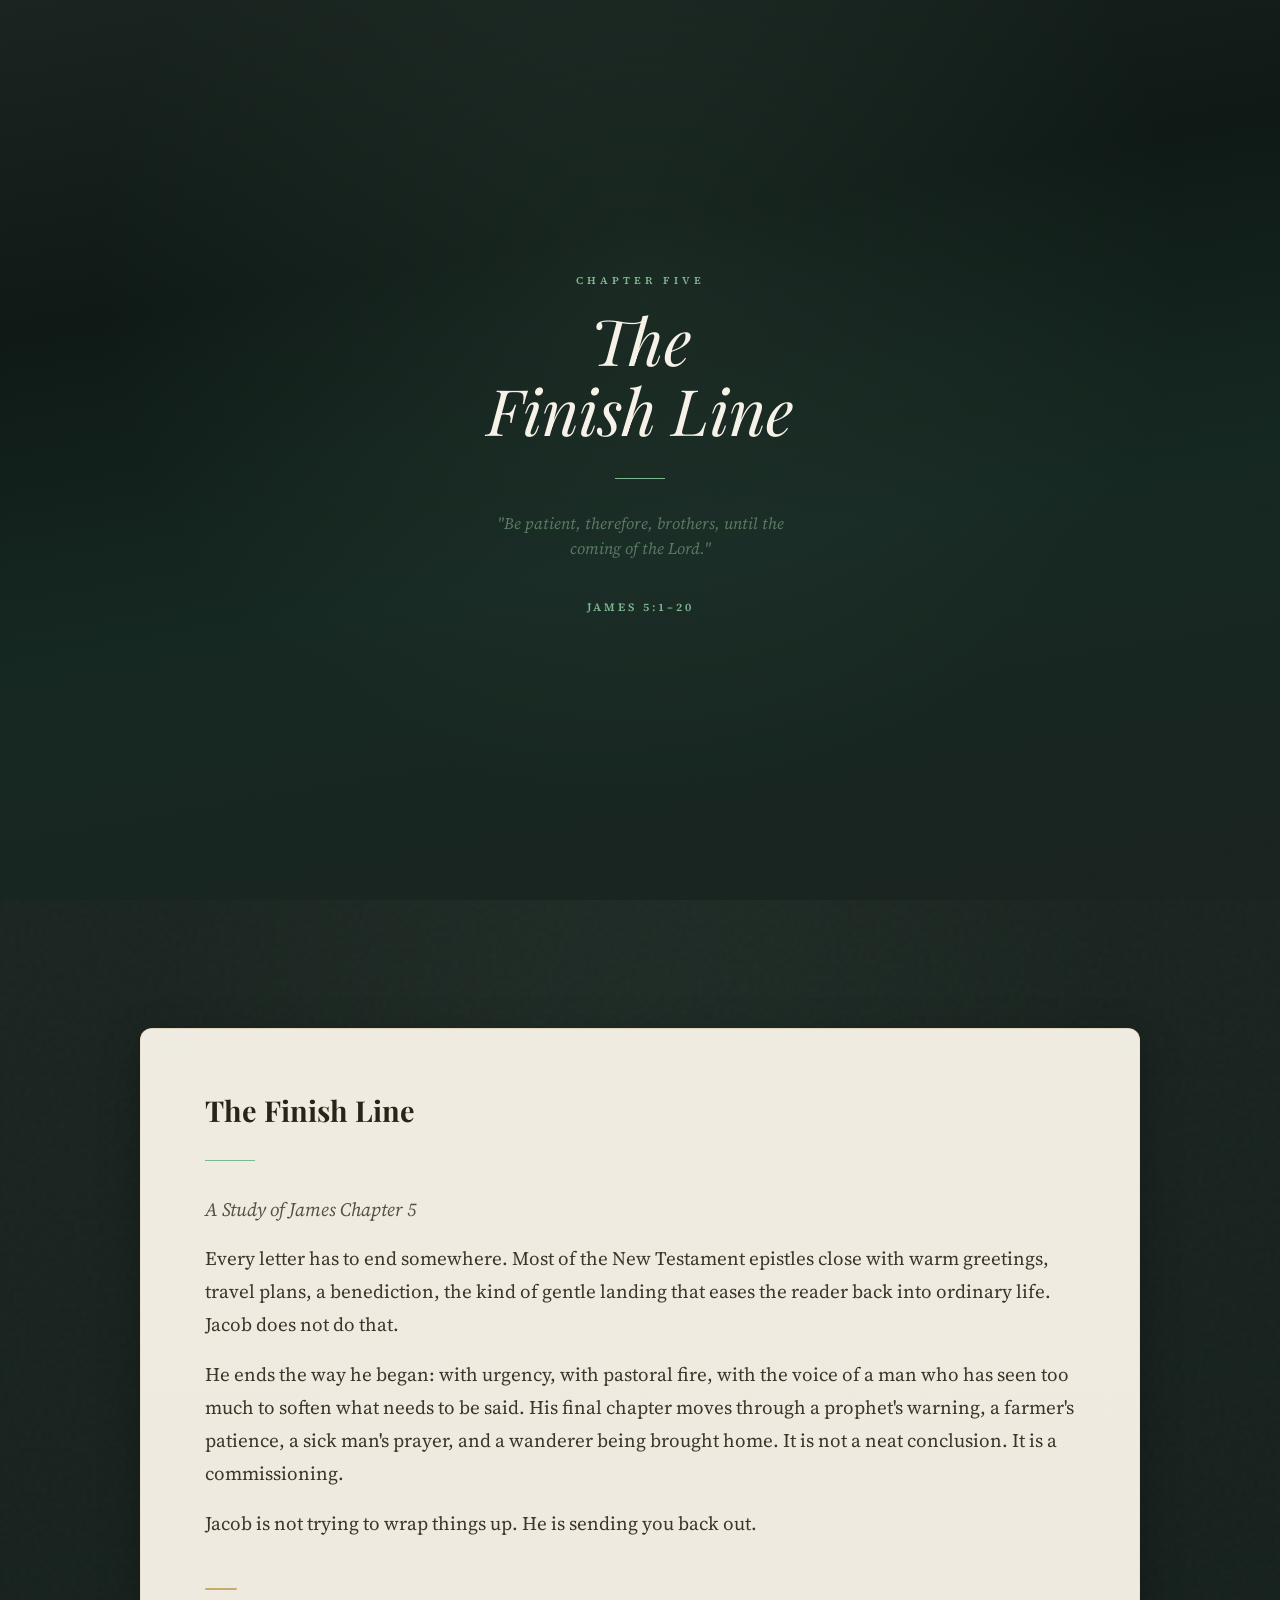
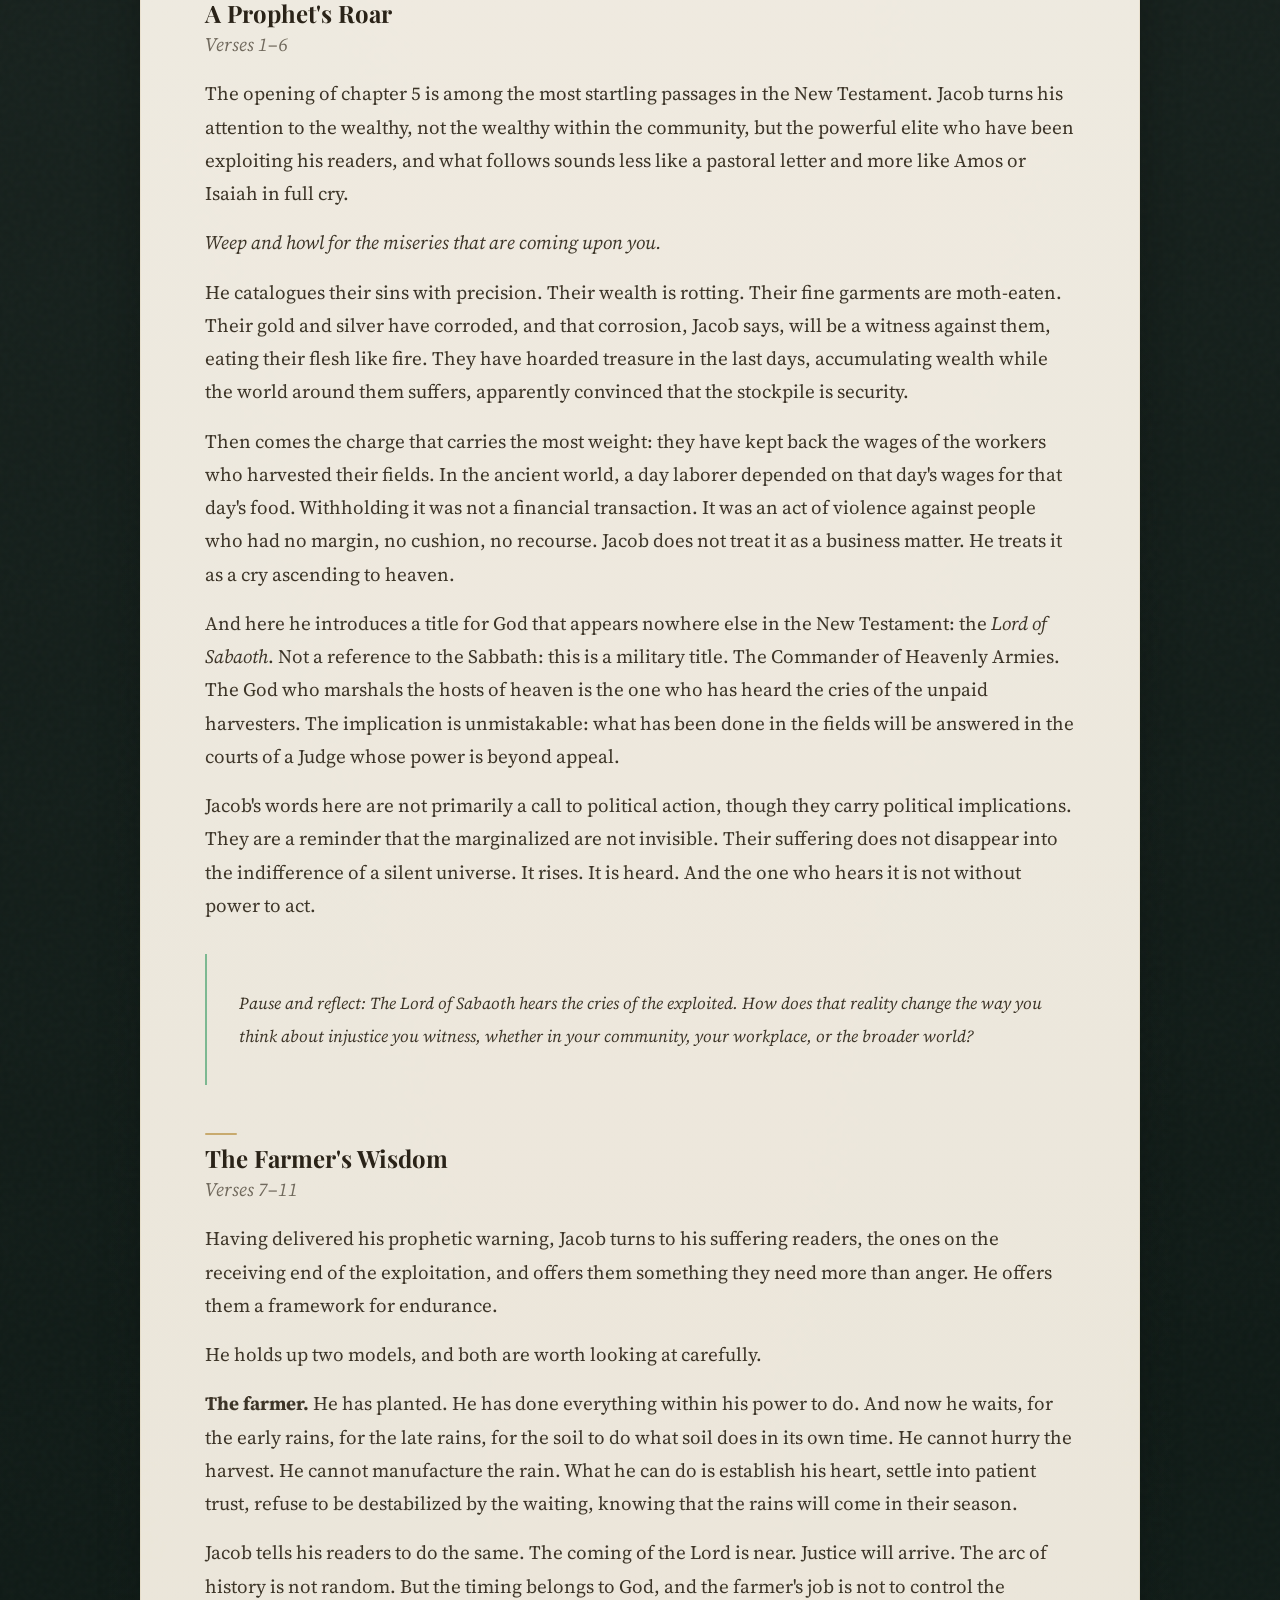
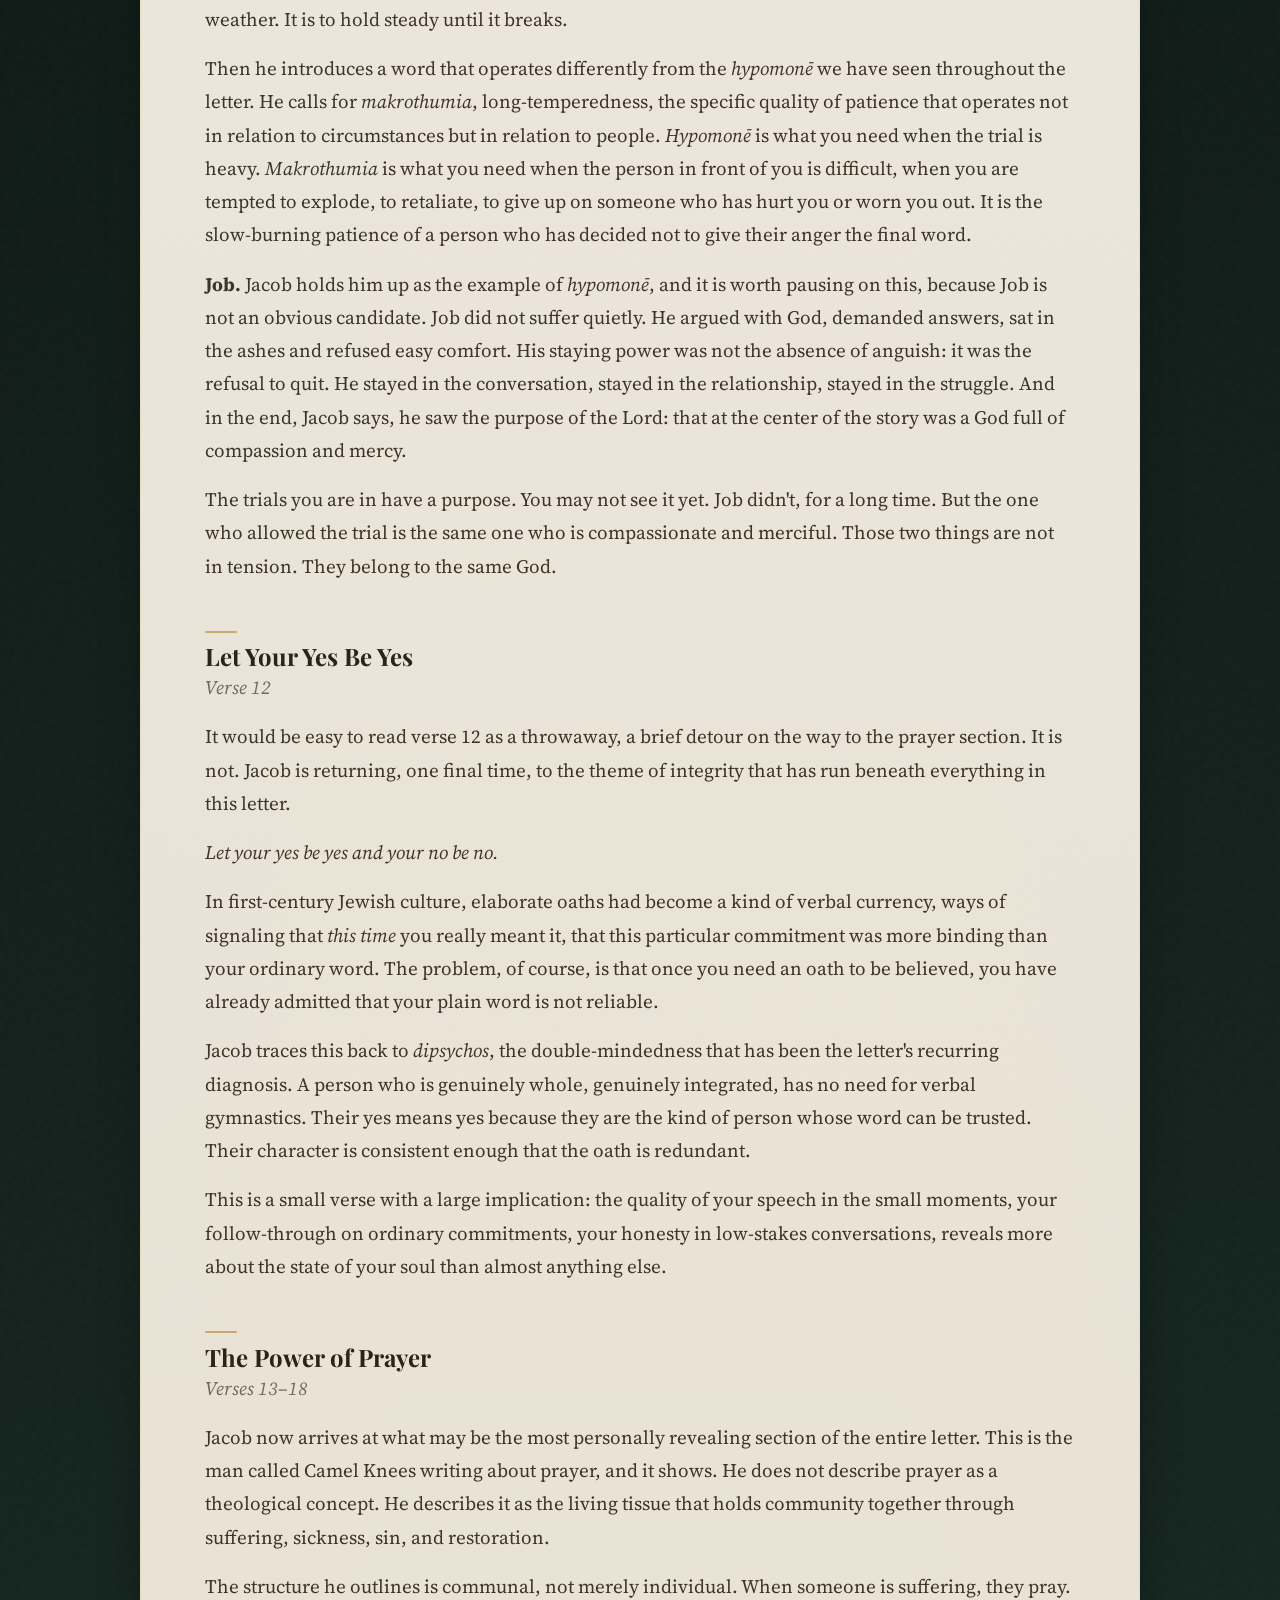
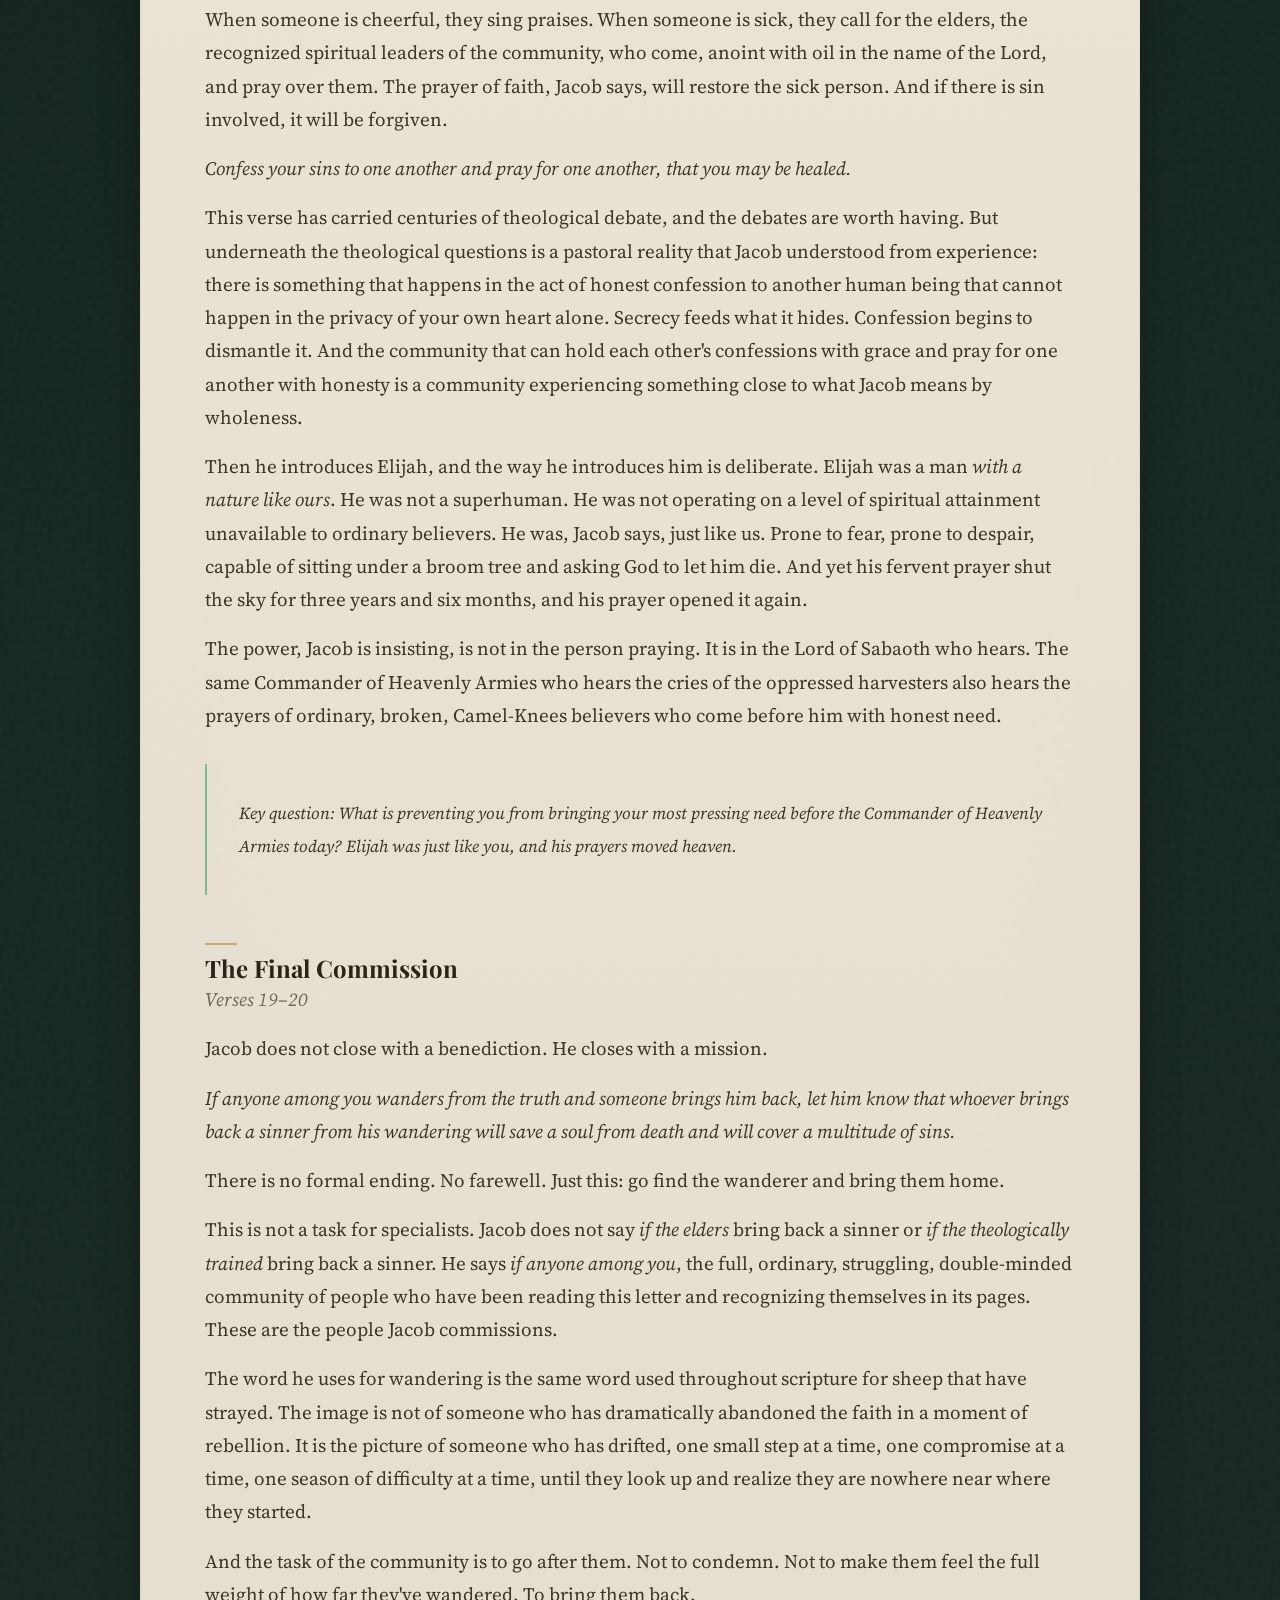
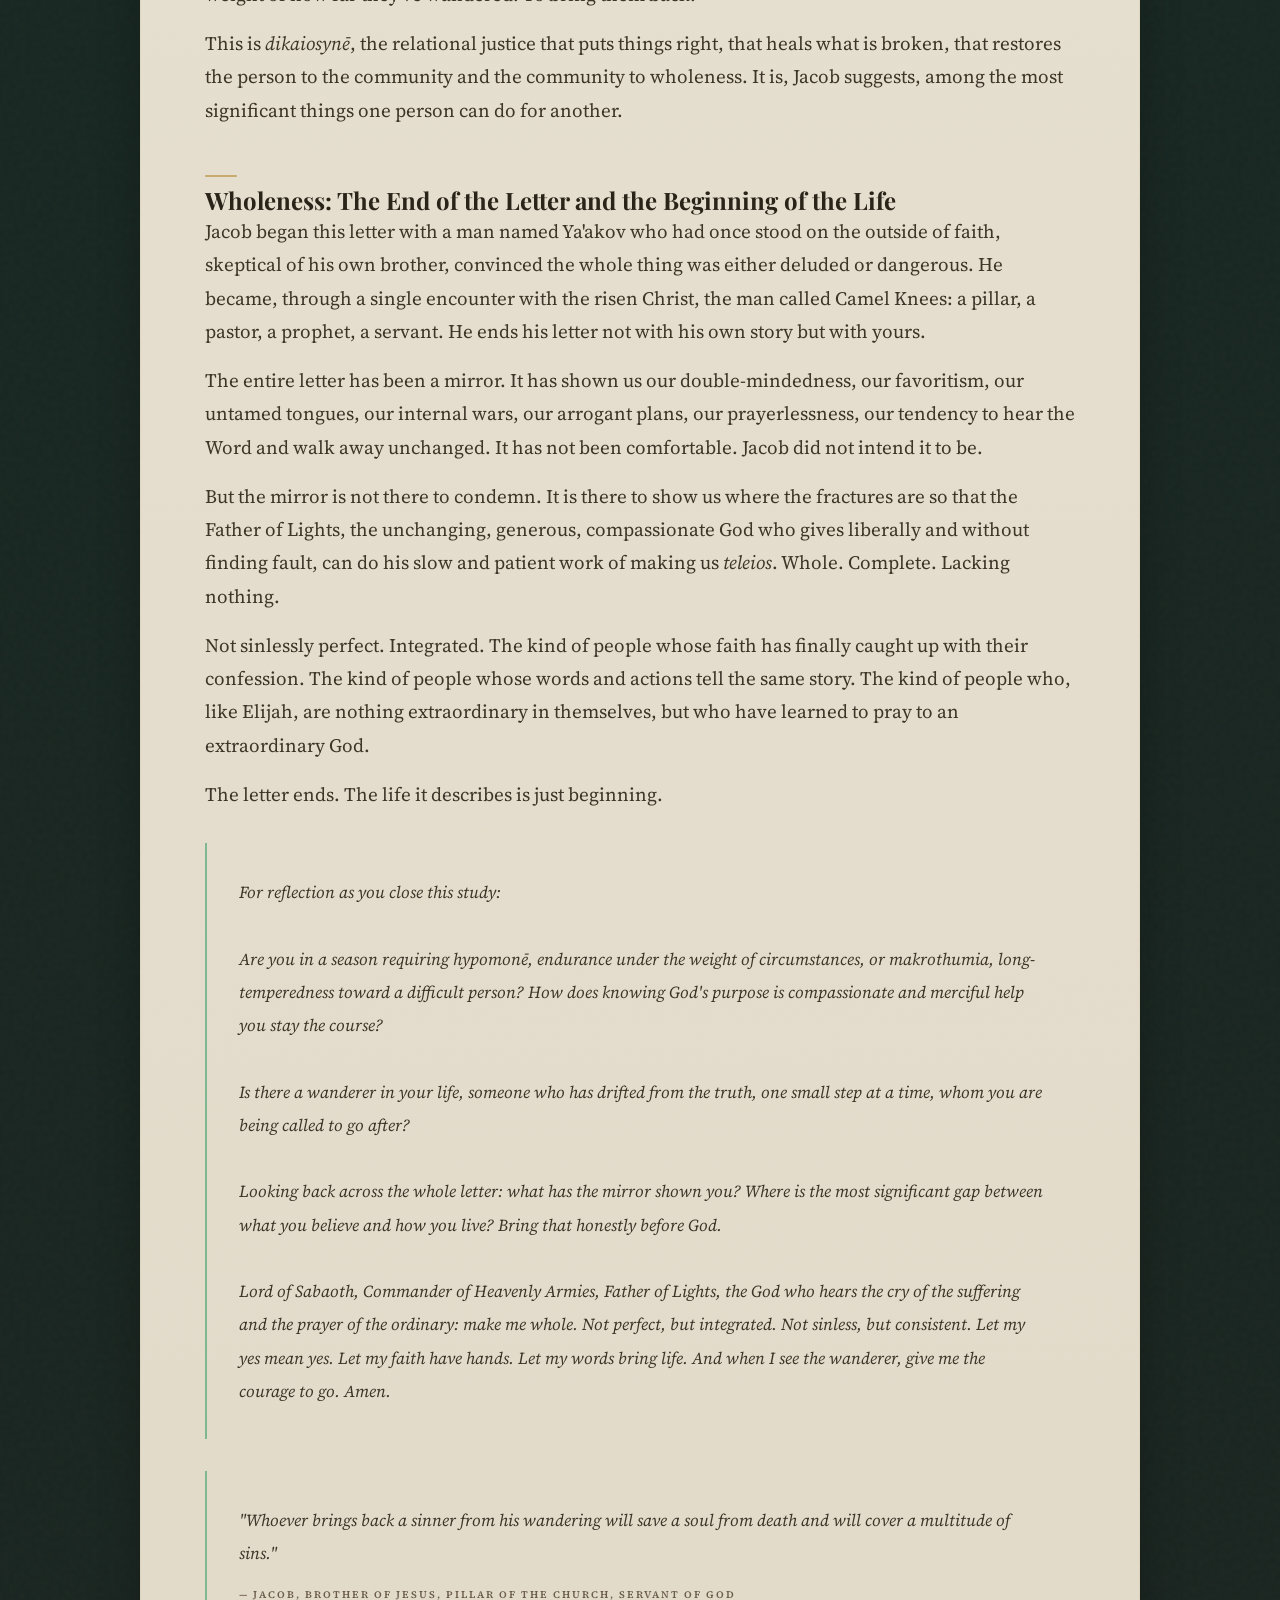
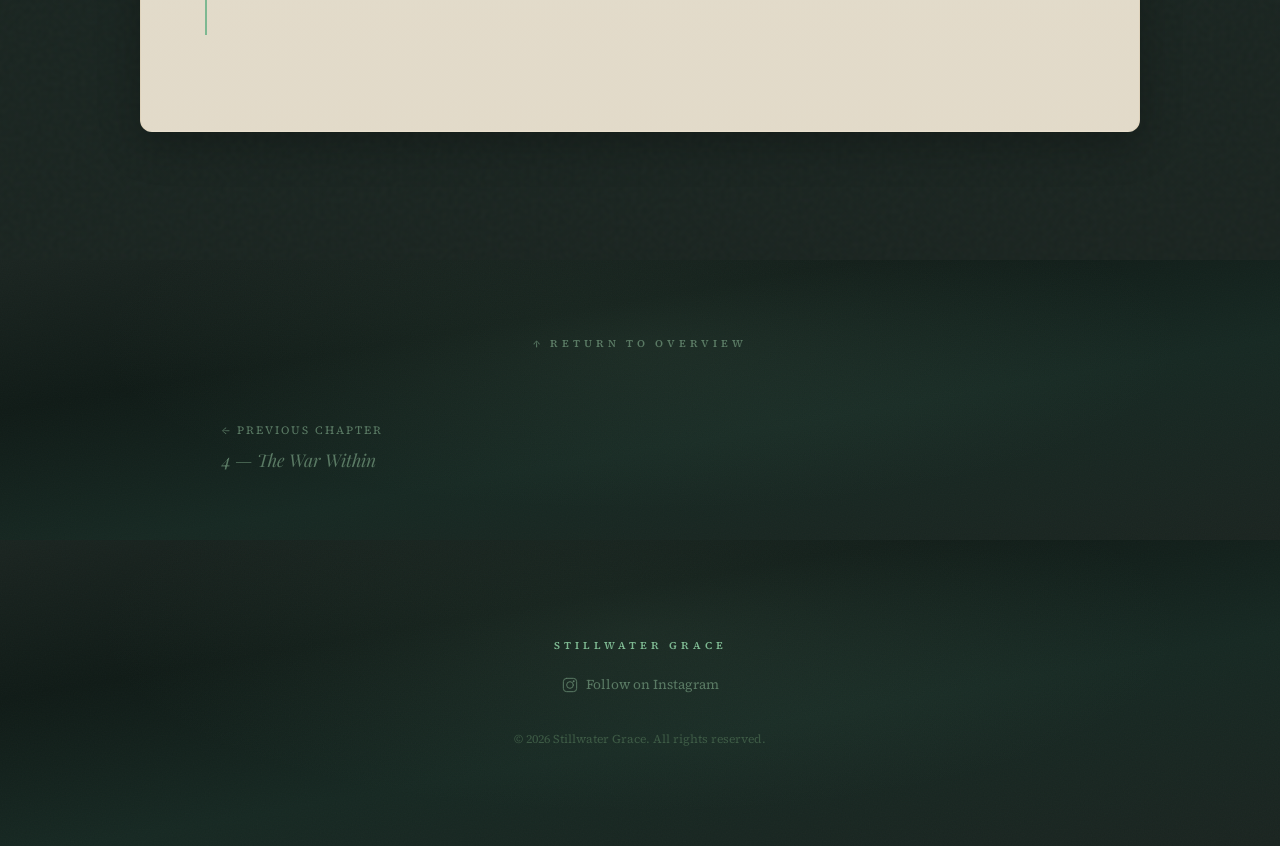
<file: chapters/chapter-5.html>
<!DOCTYPE html>
<html lang="en">
<head>
  <meta charset="UTF-8">
  <meta name="viewport" content="width=device-width, initial-scale=1.0">
  <title>Chapter 5: Patient Endurance — Stillwater Grace</title>

  <meta name="description" content="James Chapter 5 — A warning to the rich, the patience of Job, the power of prayer, and restoring those who wander.">
  <meta property="og:title" content="Chapter 5: Patient Endurance — Stillwater Grace">
  <meta property="og:description" content="A warning to the rich, the patience of Job, the power of prayer, and restoring those who wander.">
  <meta property="og:image" content="../images/og-share.png">
  <meta property="og:type" content="article">
  <meta name="twitter:card" content="summary_large_image">
  <link rel="canonical" href="https://davidkimmel.github.io/SWG-Blog/chapters/chapter-5.html">
  <link rel="icon" href="../images/favicon.svg" type="image/svg+xml">
  <link rel="icon" href="../images/favicon.png" type="image/png">

  <link rel="stylesheet" href="../css/style.css">
  <link rel="stylesheet" href="../css/animations.css">
</head>
<body>

  <!-- Navigation -->
  <nav class="nav nav--hidden" aria-label="Main navigation">
    <a href="../index.html" class="nav__brand">Stillwater Grace</a>
    <div class="nav__links">
      <a href="../index.html#overview" class="nav__link">Overview</a>
      <a href="../index.html#chapters" class="nav__link">Chapters</a>
      <a href="https://www.instagram.com/stillwatergrace/" target="_blank" rel="noopener" class="nav__link nav__link--ig" aria-label="Instagram">
        <svg width="18" height="18" viewBox="0 0 24 24" fill="none" stroke="currentColor" stroke-width="1.5" stroke-linecap="round" stroke-linejoin="round"><rect x="2" y="2" width="20" height="20" rx="5"/><circle cx="12" cy="12" r="5"/><circle cx="17.5" cy="6.5" r="1.5" fill="currentColor" stroke="none"/></svg>
      </a>
    </div>
    <button class="nav__hamburger" aria-label="Open menu">
      <span></span><span></span><span></span>
    </button>
  </nav>

  <!-- Mobile Menu -->
  <div class="mobile-menu" aria-hidden="true">
    <button class="mobile-menu__close" aria-label="Close menu">&times;</button>
    <a href="../index.html#overview" class="mobile-menu__link">Overview</a>
    <div class="mobile-menu__divider"></div>
    <a href="chapter-1.html" class="mobile-menu__link">1 — Faith in the Crucible</a>
    <a href="chapter-2.html" class="mobile-menu__link">2 — The End of Favoritism</a>
    <a href="chapter-3.html" class="mobile-menu__link">3 — The Steering Wheel of the Soul</a>
    <a href="chapter-4.html" class="mobile-menu__link">4 — The War Within</a>
    <a href="chapter-5.html" class="mobile-menu__link">5 — The Finish Line</a>
    <div class="mobile-menu__divider"></div>
    <a href="https://www.instagram.com/stillwatergrace/" target="_blank" rel="noopener" class="mobile-menu__link">Instagram</a>
  </div>

  <main>

  <!-- Chapter Hero -->
  <section class="hero forest-bg">
    <div class="hero__content">
      <span class="hero__label label label--sage">Chapter Five</span>
      <h1 class="hero__title heading-display">The<br>Finish Line</h1>
      <hr class="hero__divider divider divider--sage divider--center">
      <p class="hero__subtitle" style="font-style: italic;">"Be patient, therefore, brothers, until the coming of the Lord."</p>
      <span class="hero__cta label label--muted" style="border: none; margin-top: 1.5rem;">James 5:1–20</span>
    </div>
  </section>

  <!-- Chapter Content -->
  <section class="section forest-bg">

    <article class="cream-panel cream-panel--wide">
      <h2 class="heading-section" style="font-size: 1.8rem;">The Finish Line</h2>
      <hr class="divider divider--sage">
      <p style="font-style: italic; opacity: 0.85;">A Study of James Chapter 5</p>

      <p class="reveal" style="margin-top: 1rem;">Every letter has to end somewhere. Most of the New Testament epistles close with warm greetings, travel plans, a benediction, the kind of gentle landing that eases the reader back into ordinary life. Jacob does not do that.</p>

      <p class="reveal" style="margin-top: 1rem;">He ends the way he began: with urgency, with pastoral fire, with the voice of a man who has seen too much to soften what needs to be said. His final chapter moves through a prophet's warning, a farmer's patience, a sick man's prayer, and a wanderer being brought home. It is not a neat conclusion. It is a commissioning.</p>

      <p class="reveal" style="margin-top: 1rem;">Jacob is not trying to wrap things up. He is sending you back out.</p>

      <h2 class="heading-section reveal" style="font-size: 1.5rem; margin-top: 2.5rem;">A Prophet's Roar</h2>
      <p class="reveal" style="font-style: italic; opacity: 0.7; margin-bottom: 1rem;">Verses 1–6</p>

      <p class="reveal">The opening of chapter 5 is among the most startling passages in the New Testament. Jacob turns his attention to the wealthy, not the wealthy within the community, but the powerful elite who have been exploiting his readers, and what follows sounds less like a pastoral letter and more like Amos or Isaiah in full cry.</p>

      <p class="reveal" style="margin-top: 1rem; font-style: italic;">Weep and howl for the miseries that are coming upon you.</p>

      <p class="reveal" style="margin-top: 1rem;">He catalogues their sins with precision. Their wealth is rotting. Their fine garments are moth-eaten. Their gold and silver have corroded, and that corrosion, Jacob says, will be a witness against them, eating their flesh like fire. They have hoarded treasure in the last days, accumulating wealth while the world around them suffers, apparently convinced that the stockpile is security.</p>

      <p class="reveal" style="margin-top: 1rem;">Then comes the charge that carries the most weight: they have kept back the wages of the workers who harvested their fields. In the ancient world, a day laborer depended on that day's wages for that day's food. Withholding it was not a financial transaction. It was an act of violence against people who had no margin, no cushion, no recourse. Jacob does not treat it as a business matter. He treats it as a cry ascending to heaven.</p>

      <p class="reveal" style="margin-top: 1rem;">And here he introduces a title for God that appears nowhere else in the New Testament: the <em>Lord of Sabaoth</em>. Not a reference to the Sabbath: this is a military title. The Commander of Heavenly Armies. The God who marshals the hosts of heaven is the one who has heard the cries of the unpaid harvesters. The implication is unmistakable: what has been done in the fields will be answered in the courts of a Judge whose power is beyond appeal.</p>

      <p class="reveal" style="margin-top: 1rem;">Jacob's words here are not primarily a call to political action, though they carry political implications. They are a reminder that the marginalized are not invisible. Their suffering does not disappear into the indifference of a silent universe. It rises. It is heard. And the one who hears it is not without power to act.</p>

      <div class="scripture reveal">
        <span class="scripture__text">Pause and reflect: The Lord of Sabaoth hears the cries of the exploited. How does that reality change the way you think about injustice you witness, whether in your community, your workplace, or the broader world?</span>
      </div>

      <h2 class="heading-section reveal" style="font-size: 1.5rem; margin-top: 2.5rem;">The Farmer's Wisdom</h2>
      <p class="reveal" style="font-style: italic; opacity: 0.7; margin-bottom: 1rem;">Verses 7–11</p>

      <p class="reveal">Having delivered his prophetic warning, Jacob turns to his suffering readers, the ones on the receiving end of the exploitation, and offers them something they need more than anger. He offers them a framework for endurance.</p>

      <p class="reveal" style="margin-top: 1rem;">He holds up two models, and both are worth looking at carefully.</p>

      <p class="reveal" style="margin-top: 1rem;"><strong>The farmer.</strong> He has planted. He has done everything within his power to do. And now he waits, for the early rains, for the late rains, for the soil to do what soil does in its own time. He cannot hurry the harvest. He cannot manufacture the rain. What he can do is establish his heart, settle into patient trust, refuse to be destabilized by the waiting, knowing that the rains will come in their season.</p>

      <p class="reveal" style="margin-top: 1rem;">Jacob tells his readers to do the same. The coming of the Lord is near. Justice will arrive. The arc of history is not random. But the timing belongs to God, and the farmer's job is not to control the weather. It is to hold steady until it breaks.</p>

      <p class="reveal" style="margin-top: 1rem;">Then he introduces a word that operates differently from the <em>hypomonē</em> we have seen throughout the letter. He calls for <em>makrothumia</em>, long-temperedness, the specific quality of patience that operates not in relation to circumstances but in relation to people. <em>Hypomonē</em> is what you need when the trial is heavy. <em>Makrothumia</em> is what you need when the person in front of you is difficult, when you are tempted to explode, to retaliate, to give up on someone who has hurt you or worn you out. It is the slow-burning patience of a person who has decided not to give their anger the final word.</p>

      <p class="reveal" style="margin-top: 1rem;"><strong>Job.</strong> Jacob holds him up as the example of <em>hypomonē</em>, and it is worth pausing on this, because Job is not an obvious candidate. Job did not suffer quietly. He argued with God, demanded answers, sat in the ashes and refused easy comfort. His staying power was not the absence of anguish: it was the refusal to quit. He stayed in the conversation, stayed in the relationship, stayed in the struggle. And in the end, Jacob says, he saw the purpose of the Lord: that at the center of the story was a God full of compassion and mercy.</p>

      <p class="reveal" style="margin-top: 1rem;">The trials you are in have a purpose. You may not see it yet. Job didn't, for a long time. But the one who allowed the trial is the same one who is compassionate and merciful. Those two things are not in tension. They belong to the same God.</p>

      <h2 class="heading-section reveal" style="font-size: 1.5rem; margin-top: 2.5rem;">Let Your Yes Be Yes</h2>
      <p class="reveal" style="font-style: italic; opacity: 0.7; margin-bottom: 1rem;">Verse 12</p>

      <p class="reveal">It would be easy to read verse 12 as a throwaway, a brief detour on the way to the prayer section. It is not. Jacob is returning, one final time, to the theme of integrity that has run beneath everything in this letter.</p>

      <p class="reveal" style="margin-top: 1rem; font-style: italic;">Let your yes be yes and your no be no.</p>

      <p class="reveal" style="margin-top: 1rem;">In first-century Jewish culture, elaborate oaths had become a kind of verbal currency, ways of signaling that <em>this time</em> you really meant it, that this particular commitment was more binding than your ordinary word. The problem, of course, is that once you need an oath to be believed, you have already admitted that your plain word is not reliable.</p>

      <p class="reveal" style="margin-top: 1rem;">Jacob traces this back to <em>dipsychos</em>, the double-mindedness that has been the letter's recurring diagnosis. A person who is genuinely whole, genuinely integrated, has no need for verbal gymnastics. Their yes means yes because they are the kind of person whose word can be trusted. Their character is consistent enough that the oath is redundant.</p>

      <p class="reveal" style="margin-top: 1rem;">This is a small verse with a large implication: the quality of your speech in the small moments, your follow-through on ordinary commitments, your honesty in low-stakes conversations, reveals more about the state of your soul than almost anything else.</p>

      <h2 class="heading-section reveal" style="font-size: 1.5rem; margin-top: 2.5rem;">The Power of Prayer</h2>
      <p class="reveal" style="font-style: italic; opacity: 0.7; margin-bottom: 1rem;">Verses 13–18</p>

      <p class="reveal">Jacob now arrives at what may be the most personally revealing section of the entire letter. This is the man called Camel Knees writing about prayer, and it shows. He does not describe prayer as a theological concept. He describes it as the living tissue that holds community together through suffering, sickness, sin, and restoration.</p>

      <p class="reveal" style="margin-top: 1rem;">The structure he outlines is communal, not merely individual. When someone is suffering, they pray. When someone is cheerful, they sing praises. When someone is sick, they call for the elders, the recognized spiritual leaders of the community, who come, anoint with oil in the name of the Lord, and pray over them. The prayer of faith, Jacob says, will restore the sick person. And if there is sin involved, it will be forgiven.</p>

      <p class="reveal" style="margin-top: 1rem; font-style: italic;">Confess your sins to one another and pray for one another, that you may be healed.</p>

      <p class="reveal" style="margin-top: 1rem;">This verse has carried centuries of theological debate, and the debates are worth having. But underneath the theological questions is a pastoral reality that Jacob understood from experience: there is something that happens in the act of honest confession to another human being that cannot happen in the privacy of your own heart alone. Secrecy feeds what it hides. Confession begins to dismantle it. And the community that can hold each other's confessions with grace and pray for one another with honesty is a community experiencing something close to what Jacob means by wholeness.</p>

      <p class="reveal" style="margin-top: 1rem;">Then he introduces Elijah, and the way he introduces him is deliberate. Elijah was a man <em>with a nature like ours</em>. He was not a superhuman. He was not operating on a level of spiritual attainment unavailable to ordinary believers. He was, Jacob says, just like us. Prone to fear, prone to despair, capable of sitting under a broom tree and asking God to let him die. And yet his fervent prayer shut the sky for three years and six months, and his prayer opened it again.</p>

      <p class="reveal" style="margin-top: 1rem;">The power, Jacob is insisting, is not in the person praying. It is in the Lord of Sabaoth who hears. The same Commander of Heavenly Armies who hears the cries of the oppressed harvesters also hears the prayers of ordinary, broken, Camel-Knees believers who come before him with honest need.</p>

      <div class="scripture reveal">
        <span class="scripture__text">Key question: What is preventing you from bringing your most pressing need before the Commander of Heavenly Armies today? Elijah was just like you, and his prayers moved heaven.</span>
      </div>

      <h2 class="heading-section reveal" style="font-size: 1.5rem; margin-top: 2.5rem;">The Final Commission</h2>
      <p class="reveal" style="font-style: italic; opacity: 0.7; margin-bottom: 1rem;">Verses 19–20</p>

      <p class="reveal">Jacob does not close with a benediction. He closes with a mission.</p>

      <p class="reveal" style="margin-top: 1rem; font-style: italic;">If anyone among you wanders from the truth and someone brings him back, let him know that whoever brings back a sinner from his wandering will save a soul from death and will cover a multitude of sins.</p>

      <p class="reveal" style="margin-top: 1rem;">There is no formal ending. No farewell. Just this: go find the wanderer and bring them home.</p>

      <p class="reveal" style="margin-top: 1rem;">This is not a task for specialists. Jacob does not say <em>if the elders</em> bring back a sinner or <em>if the theologically trained</em> bring back a sinner. He says <em>if anyone among you</em>, the full, ordinary, struggling, double-minded community of people who have been reading this letter and recognizing themselves in its pages. These are the people Jacob commissions.</p>

      <p class="reveal" style="margin-top: 1rem;">The word he uses for wandering is the same word used throughout scripture for sheep that have strayed. The image is not of someone who has dramatically abandoned the faith in a moment of rebellion. It is the picture of someone who has drifted, one small step at a time, one compromise at a time, one season of difficulty at a time, until they look up and realize they are nowhere near where they started.</p>

      <p class="reveal" style="margin-top: 1rem;">And the task of the community is to go after them. Not to condemn. Not to make them feel the full weight of how far they've wandered. To bring them back.</p>

      <p class="reveal" style="margin-top: 1rem;">This is <em>dikaiosynē</em>, the relational justice that puts things right, that heals what is broken, that restores the person to the community and the community to wholeness. It is, Jacob suggests, among the most significant things one person can do for another.</p>

      <h2 class="heading-section reveal" style="font-size: 1.5rem; margin-top: 2.5rem;">Wholeness: The End of the Letter and the Beginning of the Life</h2>

      <p class="reveal">Jacob began this letter with a man named Ya'akov who had once stood on the outside of faith, skeptical of his own brother, convinced the whole thing was either deluded or dangerous. He became, through a single encounter with the risen Christ, the man called Camel Knees: a pillar, a pastor, a prophet, a servant. He ends his letter not with his own story but with yours.</p>

      <p class="reveal" style="margin-top: 1rem;">The entire letter has been a mirror. It has shown us our double-mindedness, our favoritism, our untamed tongues, our internal wars, our arrogant plans, our prayerlessness, our tendency to hear the Word and walk away unchanged. It has not been comfortable. Jacob did not intend it to be.</p>

      <p class="reveal" style="margin-top: 1rem;">But the mirror is not there to condemn. It is there to show us where the fractures are so that the Father of Lights, the unchanging, generous, compassionate God who gives liberally and without finding fault, can do his slow and patient work of making us <em>teleios</em>. Whole. Complete. Lacking nothing.</p>

      <p class="reveal" style="margin-top: 1rem;">Not sinlessly perfect. Integrated. The kind of people whose faith has finally caught up with their confession. The kind of people whose words and actions tell the same story. The kind of people who, like Elijah, are nothing extraordinary in themselves, but who have learned to pray to an extraordinary God.</p>

      <p class="reveal" style="margin-top: 1rem;">The letter ends. The life it describes is just beginning.</p>

      <div class="scripture reveal">
        <span class="scripture__text">For reflection as you close this study:<br><br>Are you in a season requiring hypomonē, endurance under the weight of circumstances, or makrothumia, long-temperedness toward a difficult person? How does knowing God's purpose is compassionate and merciful help you stay the course?<br><br>Is there a wanderer in your life, someone who has drifted from the truth, one small step at a time, whom you are being called to go after?<br><br>Looking back across the whole letter: what has the mirror shown you? Where is the most significant gap between what you believe and how you live? Bring that honestly before God.<br><br><em>Lord of Sabaoth, Commander of Heavenly Armies, Father of Lights, the God who hears the cry of the suffering and the prayer of the ordinary: make me whole. Not perfect, but integrated. Not sinless, but consistent. Let my yes mean yes. Let my faith have hands. Let my words bring life. And when I see the wanderer, give me the courage to go. Amen.</em></span>
      </div>

      <div class="scripture reveal" style="margin-top: 2rem;">
        <span class="scripture__text">"Whoever brings back a sinner from his wandering will save a soul from death and will cover a multitude of sins."</span>
        <span class="scripture__ref">— Jacob, brother of Jesus, pillar of the church, servant of God</span>
      </div>
    </article>

  </section>

  <!-- Chapter Navigation -->
  <section class="forest-bg">
    <div class="text-center" style="padding-top: var(--space-lg);">
      <a href="../index.html#chapters" class="label label--muted" style="transition: color 0.2s;">&#8593; Return to Overview</a>
    </div>
    <div class="chapter-nav">
      <a href="chapter-4.html" class="chapter-nav__link chapter-nav__link--prev">
        <span class="chapter-nav__arrow">&#8592; Previous Chapter</span>
        <span class="chapter-nav__title">4 — The War Within</span>
      </a>
      <div></div>
    </div>
  </section>

  </main>

  <!-- Footer -->
  <footer class="footer forest-bg">
    <div class="footer__brand">Stillwater Grace</div>
    <a href="https://www.instagram.com/stillwatergrace/" target="_blank" rel="noopener" class="footer__ig">
      <svg width="16" height="16" viewBox="0 0 24 24" fill="none" stroke="currentColor" stroke-width="1.5" stroke-linecap="round" stroke-linejoin="round"><rect x="2" y="2" width="20" height="20" rx="5"/><circle cx="12" cy="12" r="5"/><circle cx="17.5" cy="6.5" r="1.5" fill="currentColor" stroke="none"/></svg>
      Follow on Instagram
    </a>
    <div class="footer__copy">&copy; 2026 Stillwater Grace. All rights reserved.</div>
  </footer>

  <script src="../js/main.js"></script>
</body>
</html>
</file>
<file: css/style.css>
@import url('https://fonts.googleapis.com/css2?family=Source+Serif+4:ital,opsz,wght@0,8..60,400;0,8..60,600;1,8..60,400&family=Playfair+Display:ital,wght@0,400;0,700;1,400&display=swap');

:root {
  --forest-dark: #1a2420;
  --forest-deep: #0f1a16;
  --forest-mid: #162822;
  --sage: #7db891;
  --sage-muted: #5a7a64;
  --sage-deep: #3d5a45;
  --sage-panel: #6b8f5e;
  --cream: #f7f2e8;
  --cream-secondary: #ede4d3;
  --cream-panel-bg: rgba(247, 242, 232, 0.97);
  --cream-panel-bg-end: rgba(237, 228, 211, 0.95);
  --cream-panel-border: rgba(200, 170, 110, 0.15);
  --cream-panel-shadow: 0 12px 40px rgba(0, 0, 0, 0.25);
  --cream-panel-radius: 12px;
  --text-dark: #2a2318;
  --text-body: #3d3528;
  --text-muted: #6b5d4a;
  --gold: #c8aa6e;
  --font-display: 'Playfair Display', Georgia, serif;
  --font-body: 'Source Serif 4', Georgia, serif;
  --space-xs: 0.5rem;
  --space-sm: 1rem;
  --space-md: 2rem;
  --space-lg: 4rem;
  --space-xl: 6rem;
  --space-2xl: 8rem;
  --nav-bg: rgba(15, 26, 22, 0.95);
  --nav-height: 60px;
}

*, *::before, *::after {
  margin: 0;
  padding: 0;
  box-sizing: border-box;
}

html {
  scroll-behavior: smooth;
}

body {
  font-family: var(--font-body);
  font-size: 19px;
  line-height: 1.75;
  color: var(--text-body);
  background-color: var(--forest-dark);
  -webkit-font-smoothing: antialiased;
  -moz-osx-font-smoothing: grayscale;
}

img {
  max-width: 100%;
  height: auto;
  display: block;
}

[id] {
  scroll-margin-top: calc(var(--nav-height) + 1rem);
}

.body--menu-open {
  overflow: hidden;
}

a {
  color: inherit;
  text-decoration: none;
}

ul, ol {
  list-style: none;
}

.forest-bg {
  background: linear-gradient(170deg, var(--forest-dark) 0%, var(--forest-deep) 30%, var(--forest-mid) 60%, var(--forest-dark) 100%);
  position: relative;
}

.forest-bg::before {
  content: '';
  position: absolute;
  inset: 0;
  background: radial-gradient(ellipse at 50% 30%, rgba(120, 160, 130, 0.10) 0%, transparent 60%);
  pointer-events: none;
}

.forest-bg::after {
  content: '';
  position: absolute;
  inset: 0;
  opacity: 0.03;
  background-image: url("data:image/svg+xml,%3Csvg viewBox='0 0 256 256' xmlns='http://www.w3.org/2000/svg'%3E%3Cfilter id='n'%3E%3CfeTurbulence type='fractalNoise' baseFrequency='0.9'/%3E%3C/filter%3E%3Crect width='256' height='256' filter='url(%23n)'/%3E%3C/svg%3E");
  pointer-events: none;
}

.forest-bg > * {
  position: relative;
  z-index: 1;
}

.cream-panel {
  background: linear-gradient(180deg, var(--cream-panel-bg) 0%, var(--cream-panel-bg-end) 100%);
  border-radius: var(--cream-panel-radius);
  padding: var(--space-lg);
  box-shadow: var(--cream-panel-shadow);
  backdrop-filter: blur(2px);
  border: 1px solid var(--cream-panel-border);
  max-width: 800px;
  margin-left: auto;
  margin-right: auto;
}

.cream-panel--wide {
  max-width: 1000px;
}

.label {
  font-family: var(--font-body);
  font-size: 0.65rem;
  font-weight: 600;
  letter-spacing: 4px;
  text-transform: uppercase;
}

.label--sage { color: var(--sage); }
.label--panel { color: var(--sage-panel); }
.label--muted { color: var(--sage-muted); }

.heading-display {
  font-family: var(--font-display);
  font-weight: 400;
  font-style: italic;
  line-height: 1.1;
  color: var(--cream);
}

.heading-section {
  font-family: var(--font-display);
  font-weight: 700;
  font-style: normal;
  line-height: 1.2;
  color: var(--text-dark);
}

.cream-panel .heading-section + hr.divider {
  margin-bottom: var(--space-md);
}

.cream-panel .heading-section.reveal,
.cream-panel h2.heading-section[style*="margin-top"] {
  position: relative;
  padding-top: 0.5rem;
}

.cream-panel .heading-section.reveal::before,
.cream-panel h2.heading-section[style*="margin-top"]::before {
  content: '';
  display: block;
  width: 32px;
  height: 2px;
  background: var(--gold);
  margin-bottom: 0.6rem;
  border-radius: 1px;
}

.cream-panel .heading-section.reveal.reveal--visible::before {
  animation: accentGrow 0.5s ease forwards;
}

@keyframes accentGrow {
  from { width: 0; opacity: 0; }
  to { width: 32px; opacity: 1; }
}

.divider {
  width: 50px;
  height: 1px;
  border: none;
  margin: var(--space-md) 0;
}

.divider--sage { background-color: var(--sage); }
.divider--gold { background-color: var(--gold); }
.divider--center { margin-left: auto; margin-right: auto; }

.scripture {
  padding: var(--space-md);
  padding-left: var(--space-md);
  border-left: 2px solid var(--sage);
  margin: var(--space-md) 0;
}

.scripture__text {
  font-family: var(--font-body);
  font-style: italic;
  font-size: 1.05rem;
  line-height: 1.7;
  color: var(--text-body);
}

.scripture__ref {
  font-family: var(--font-body);
  font-size: 0.625rem;
  font-weight: 600;
  letter-spacing: 2px;
  text-transform: uppercase;
  color: var(--text-muted);
  margin-top: var(--space-sm);
  display: block;
}

.nav {
  position: fixed;
  top: 0;
  left: 0;
  right: 0;
  z-index: 100;
  height: var(--nav-height);
  background: var(--nav-bg);
  backdrop-filter: blur(12px);
  display: flex;
  align-items: center;
  justify-content: space-between;
  padding: 0 var(--space-md);
  transition: opacity 0.2s ease, transform 0.2s ease;
}

.nav--hidden {
  opacity: 0;
  transform: translateY(-100%);
  pointer-events: none;
}

.nav__brand {
  font-family: var(--font-body);
  font-size: 0.65rem;
  font-weight: 600;
  letter-spacing: 4px;
  text-transform: uppercase;
  color: var(--sage);
}

.nav__links {
  display: flex;
  align-items: center;
  gap: var(--space-md);
}

.nav__link {
  font-family: var(--font-body);
  font-size: 0.8rem;
  font-weight: 600;
  letter-spacing: 1px;
  color: var(--sage-muted);
  transition: color 0.2s ease;
  cursor: pointer;
}

.nav__link:hover { color: var(--sage); }

.nav__link--ig {
  opacity: 0.6;
  transition: opacity 0.2s ease;
}

.nav__link--ig:hover { opacity: 1; }

.nav__hamburger {
  display: none;
  flex-direction: column;
  gap: 5px;
  cursor: pointer;
  padding: 8px;
  background: none;
  border: none;
}

.nav__hamburger span {
  display: block;
  width: 22px;
  height: 1.5px;
  background: var(--sage);
  transition: transform 0.2s ease, opacity 0.2s ease;
}

.mobile-menu {
  position: fixed;
  inset: 0;
  z-index: 200;
  background: rgba(15, 26, 22, 0.98);
  display: flex;
  flex-direction: column;
  align-items: center;
  justify-content: center;
  gap: var(--space-md);
  opacity: 0;
  pointer-events: none;
  transition: opacity 0.2s ease;
}

.mobile-menu--open {
  opacity: 1;
  pointer-events: all;
}

.mobile-menu__close {
  position: absolute;
  top: var(--space-md);
  right: var(--space-md);
  background: none;
  border: none;
  color: var(--sage);
  font-size: 1.5rem;
  cursor: pointer;
  padding: 8px;
  line-height: 1;
}

.mobile-menu__link {
  font-family: var(--font-display);
  font-size: 1.5rem;
  color: var(--cream);
  transition: color 0.2s ease;
}

.mobile-menu__link:hover { color: var(--sage); }

.mobile-menu__divider {
  width: 30px;
  height: 1px;
  background: var(--sage-deep);
}

@media (max-width: 768px) {
  .nav__links { display: none; }
  .nav__hamburger { display: flex; }
  .cream-panel { padding: var(--space-md) var(--space-sm); }
}

.chapter-grid {
  display: grid;
  grid-template-columns: 1fr 1fr;
  gap: var(--space-md);
  max-width: 900px;
  margin: 0 auto;
  padding: 0 var(--space-md);
}

.chapter-card {
  background: linear-gradient(180deg, var(--cream-panel-bg) 0%, var(--cream-panel-bg-end) 100%);
  border-radius: var(--cream-panel-radius);
  padding: var(--space-md);
  box-shadow: 0 8px 24px rgba(0, 0, 0, 0.25);
  border: 1px solid var(--cream-panel-border);
  transition: transform 0.3s ease, box-shadow 0.3s ease;
  cursor: pointer;
  display: block;
}

.chapter-card:hover {
  transform: translateY(-4px);
  box-shadow: 0 16px 40px rgba(0, 0, 0, 0.35);
}

.chapter-card--capstone {
  grid-column: 1 / -1;
  text-align: center;
}

.chapter-card__number {
  font-family: var(--font-display);
  font-size: 2rem;
  font-style: italic;
  color: var(--sage);
  line-height: 1;
  margin-bottom: var(--space-xs);
}

.chapter-card__title {
  font-family: var(--font-body);
  font-size: 1.15rem;
  font-weight: 600;
  color: var(--text-dark);
  margin-bottom: 0.25rem;
}

.chapter-card__desc {
  font-family: var(--font-body);
  font-size: 0.85rem;
  color: var(--text-muted);
  line-height: 1.5;
}

@media (max-width: 768px) {
  .chapter-grid { grid-template-columns: 1fr; }
  .chapter-card--capstone { text-align: left; }
}

.chapter-nav {
  display: flex;
  justify-content: space-between;
  align-items: center;
  max-width: 900px;
  margin: 0 auto;
  padding: var(--space-lg) var(--space-md);
}

.chapter-nav__link {
  display: flex;
  flex-direction: column;
  gap: 0.25rem;
  color: var(--sage-muted);
  transition: color 0.2s ease;
}

.chapter-nav__link:hover { color: var(--sage); }
.chapter-nav__link--prev { text-align: left; }
.chapter-nav__link--next { text-align: right; }

.chapter-nav__arrow {
  font-family: var(--font-body);
  font-size: 0.7rem;
  letter-spacing: 2px;
  text-transform: uppercase;
}

.chapter-nav__title {
  font-family: var(--font-display);
  font-size: 1.1rem;
  font-style: italic;
}

.chapter-nav__overview { text-align: center; }

.video-facade {
  position: relative;
  width: 100%;
  padding-bottom: 56.25%;
  border-radius: var(--cream-panel-radius);
  overflow: hidden;
  box-shadow: 0 8px 24px rgba(0, 0, 0, 0.15);
  margin: var(--space-md) 0;
  cursor: pointer;
  background: var(--forest-dark);
}

.video-facade__thumb {
  position: absolute;
  inset: 0;
  width: 100%;
  height: 100%;
  object-fit: cover;
}

.video-facade__play {
  position: absolute;
  top: 50%;
  left: 50%;
  transform: translate(-50%, -50%);
  width: 68px;
  height: 48px;
  background: rgba(0, 0, 0, 0.7);
  border-radius: 12px;
  display: flex;
  align-items: center;
  justify-content: center;
  transition: background 0.2s ease;
}

.video-facade:hover .video-facade__play {
  background: rgba(125, 184, 145, 0.9);
}

.video-facade__play::after {
  content: '';
  display: block;
  width: 0;
  height: 0;
  border-style: solid;
  border-width: 10px 0 10px 18px;
  border-color: transparent transparent transparent white;
  margin-left: 4px;
}

.video-facade iframe {
  position: absolute;
  inset: 0;
  width: 100%;
  height: 100%;
  border: none;
}

.content-image {
  border-radius: var(--cream-panel-radius);
  box-shadow: 0 4px 16px rgba(0, 0, 0, 0.1);
  margin: var(--space-md) 0;
}

.infographic {
  width: 100%;
  max-width: 600px;
  display: block;
  margin: var(--space-md) auto;
  border-radius: var(--cream-panel-radius);
  box-shadow: 0 4px 16px rgba(0, 0, 0, 0.1);
  cursor: zoom-in;
  transition: opacity 0.2s ease;
}

.infographic:hover {
  opacity: 0.9;
}

.lightbox {
  display: none;
  position: fixed;
  inset: 0;
  z-index: 9999;
  background: rgba(0, 0, 0, 0.9);
  cursor: zoom-out;
  align-items: center;
  justify-content: center;
  padding: 2rem;
}

.lightbox--open {
  display: flex;
}

.lightbox__img {
  max-width: 95vw;
  max-height: 90vh;
  object-fit: contain;
  border-radius: 8px;
}

.lightbox__close {
  position: absolute;
  top: 1rem;
  right: 1.5rem;
  background: none;
  border: none;
  color: white;
  font-size: 2rem;
  cursor: pointer;
  line-height: 1;
}

.footer {
  text-align: center;
  padding: var(--space-xl) var(--space-md);
}

.footer__brand {
  font-family: var(--font-body);
  font-size: 0.65rem;
  font-weight: 600;
  letter-spacing: 4px;
  text-transform: uppercase;
  color: var(--sage);
  margin-bottom: var(--space-sm);
}

.footer__ig {
  display: inline-flex;
  align-items: center;
  gap: 0.5rem;
  color: var(--sage-muted);
  font-size: 0.85rem;
  transition: color 0.2s ease;
  margin-bottom: var(--space-md);
}

.footer__ig:hover { color: var(--sage); }

.footer__copy {
  font-size: 0.75rem;
  color: var(--sage-deep);
}

.section {
  padding: var(--space-2xl) var(--space-md);
}

.section--flush-top { padding-top: 0; }
.text-center { text-align: center; }

.container {
  max-width: 900px;
  margin: 0 auto;
}

.hero {
  position: relative;
  min-height: 100vh;
  display: flex;
  flex-direction: column;
  align-items: center;
  justify-content: center;
  text-align: center;
  padding: var(--space-md);
  overflow: hidden;
}

/* Atmospheric light beam */
.hero::after {
  content: '';
  position: absolute;
  top: -20%;
  left: 50%;
  width: 300px;
  height: 140%;
  background: radial-gradient(ellipse at center, rgba(200, 170, 110, 0.06) 0%, transparent 70%);
  transform: translateX(-50%) rotate(-8deg);
  pointer-events: none;
  animation: lightBeamPulse 8s ease-in-out infinite;
}

@keyframes lightBeamPulse {
  0%, 100% { opacity: 0.6; }
  50% { opacity: 1; }
}

/* Floating motes container */
.hero__motes {
  position: absolute;
  inset: 0;
  overflow: hidden;
  pointer-events: none;
}

.hero__mote {
  position: absolute;
  border-radius: 50%;
  background: radial-gradient(circle, rgba(200, 170, 110, 0.5) 0%, rgba(125, 184, 145, 0.15) 100%);
  animation: moteFloat linear infinite;
  opacity: 0;
}

.hero__mote:nth-child(1) { width: 3px; height: 3px; left: 15%; animation-duration: 14s; animation-delay: 0s; }
.hero__mote:nth-child(2) { width: 2px; height: 2px; left: 30%; animation-duration: 18s; animation-delay: 2s; }
.hero__mote:nth-child(3) { width: 4px; height: 4px; left: 50%; animation-duration: 12s; animation-delay: 4s; }
.hero__mote:nth-child(4) { width: 2px; height: 2px; left: 65%; animation-duration: 16s; animation-delay: 1s; }
.hero__mote:nth-child(5) { width: 3px; height: 3px; left: 80%; animation-duration: 20s; animation-delay: 3s; }
.hero__mote:nth-child(6) { width: 2px; height: 2px; left: 25%; animation-duration: 15s; animation-delay: 6s; }
.hero__mote:nth-child(7) { width: 3px; height: 3px; left: 70%; animation-duration: 17s; animation-delay: 5s; }
.hero__mote:nth-child(8) { width: 2px; height: 2px; left: 42%; animation-duration: 19s; animation-delay: 7s; }

@keyframes moteFloat {
  0% {
    transform: translateY(100vh) translateX(0);
    opacity: 0;
  }
  10% { opacity: 0.7; }
  50% {
    transform: translateY(40vh) translateX(20px);
    opacity: 0.4;
  }
  90% { opacity: 0.6; }
  100% {
    transform: translateY(-10vh) translateX(-15px);
    opacity: 0;
  }
}

.hero__content {
  display: flex;
  flex-direction: column;
  align-items: center;
}

.hero__title {
  font-size: clamp(2rem, 8vw, 4rem);
  margin-top: var(--space-sm);
}

.hero__subtitle {
  font-family: var(--font-body);
  font-size: 1rem;
  color: var(--sage-muted);
  max-width: 320px;
  line-height: 1.6;
}

.hero__cta {
  display: inline-block;
  margin-top: var(--space-md);
  padding: 0.75rem 2rem;
  border: 1px solid rgba(125, 184, 145, 0.3);
  border-radius: 3px;
  font-family: var(--font-body);
  font-size: 0.7rem;
  font-weight: 600;
  letter-spacing: 3px;
  text-transform: uppercase;
  color: var(--sage);
  transition: background 0.2s ease, border-color 0.2s ease;
}

.hero__cta:hover {
  background: rgba(125, 184, 145, 0.1);
  border-color: var(--sage);
}

.hero__scroll {
  position: absolute;
  bottom: var(--space-md);
  display: flex;
  flex-direction: column;
  align-items: center;
  gap: 0.25rem;
}

.hero__scroll-text {
  font-family: var(--font-body);
  font-size: 0.6rem;
  letter-spacing: 3px;
  text-transform: uppercase;
  color: var(--sage-deep);
}

.hero__scroll-arrow {
  color: var(--sage-deep);
  font-size: 0.9rem;
}
</file>
<file: css/animations.css>
.hero__label,
.hero__title,
.hero__divider,
.hero__subtitle,
.hero__cta,
.hero__scroll {
  opacity: 0;
  transform: translateY(30px);
  animation: heroFadeUp 1s cubic-bezier(0.23, 1, 0.32, 1) forwards;
}

.hero__label     { animation-delay: 0.3s; }
.hero__title     { animation-delay: 0.6s; animation-name: heroTitleReveal; }
.hero__divider   { animation-delay: 1.0s; animation-name: heroLineExpand; transform: scaleX(0); }
.hero__subtitle  { animation-delay: 1.2s; }
.hero__cta       { animation-delay: 1.5s; }
.hero__scroll    { animation-delay: 2.0s; }

@keyframes heroFadeUp {
  to {
    opacity: 1;
    transform: translateY(0);
  }
}

@keyframes heroTitleReveal {
  0% {
    opacity: 0;
    transform: translateY(40px) scale(0.95);
    letter-spacing: 0.05em;
  }
  100% {
    opacity: 1;
    transform: translateY(0) scale(1);
    letter-spacing: 0;
  }
}

@keyframes heroLineExpand {
  0% {
    opacity: 0;
    transform: scaleX(0);
  }
  100% {
    opacity: 1;
    transform: scaleX(1);
  }
}

.reveal {
  opacity: 0;
  transform: translateY(30px);
  transition: opacity 0.6s ease, transform 0.6s ease;
}

.reveal--visible {
  opacity: 1;
  transform: translateY(0);
}

.chapter-card.reveal {
  transition-delay: calc(var(--card-index, 0) * 0.1s);
}

.scripture {
  border-left-color: transparent;
  transition: border-left-color 0.6s ease;
}

.scripture.reveal--visible {
  border-left-color: var(--sage);
}

.chapter-card:active {
  transform: translateY(-2px);
}

@keyframes gentleBounce {
  0%, 100% { transform: translateY(0); }
  50% { transform: translateY(6px); }
}

.hero__scroll {
  animation: heroFadeUp 1s cubic-bezier(0.23, 1, 0.32, 1) 2.0s forwards, gentleBounce 2s ease-in-out 3.5s infinite;
}

@media (prefers-reduced-motion: reduce) {
  *, *::before, *::after {
    animation-duration: 0.01ms !important;
    animation-iteration-count: 1 !important;
    transition-duration: 0.01ms !important;
  }

  .reveal {
    opacity: 1;
    transform: none;
  }

  .scripture {
    border-left-color: var(--sage);
  }
}
</file>
